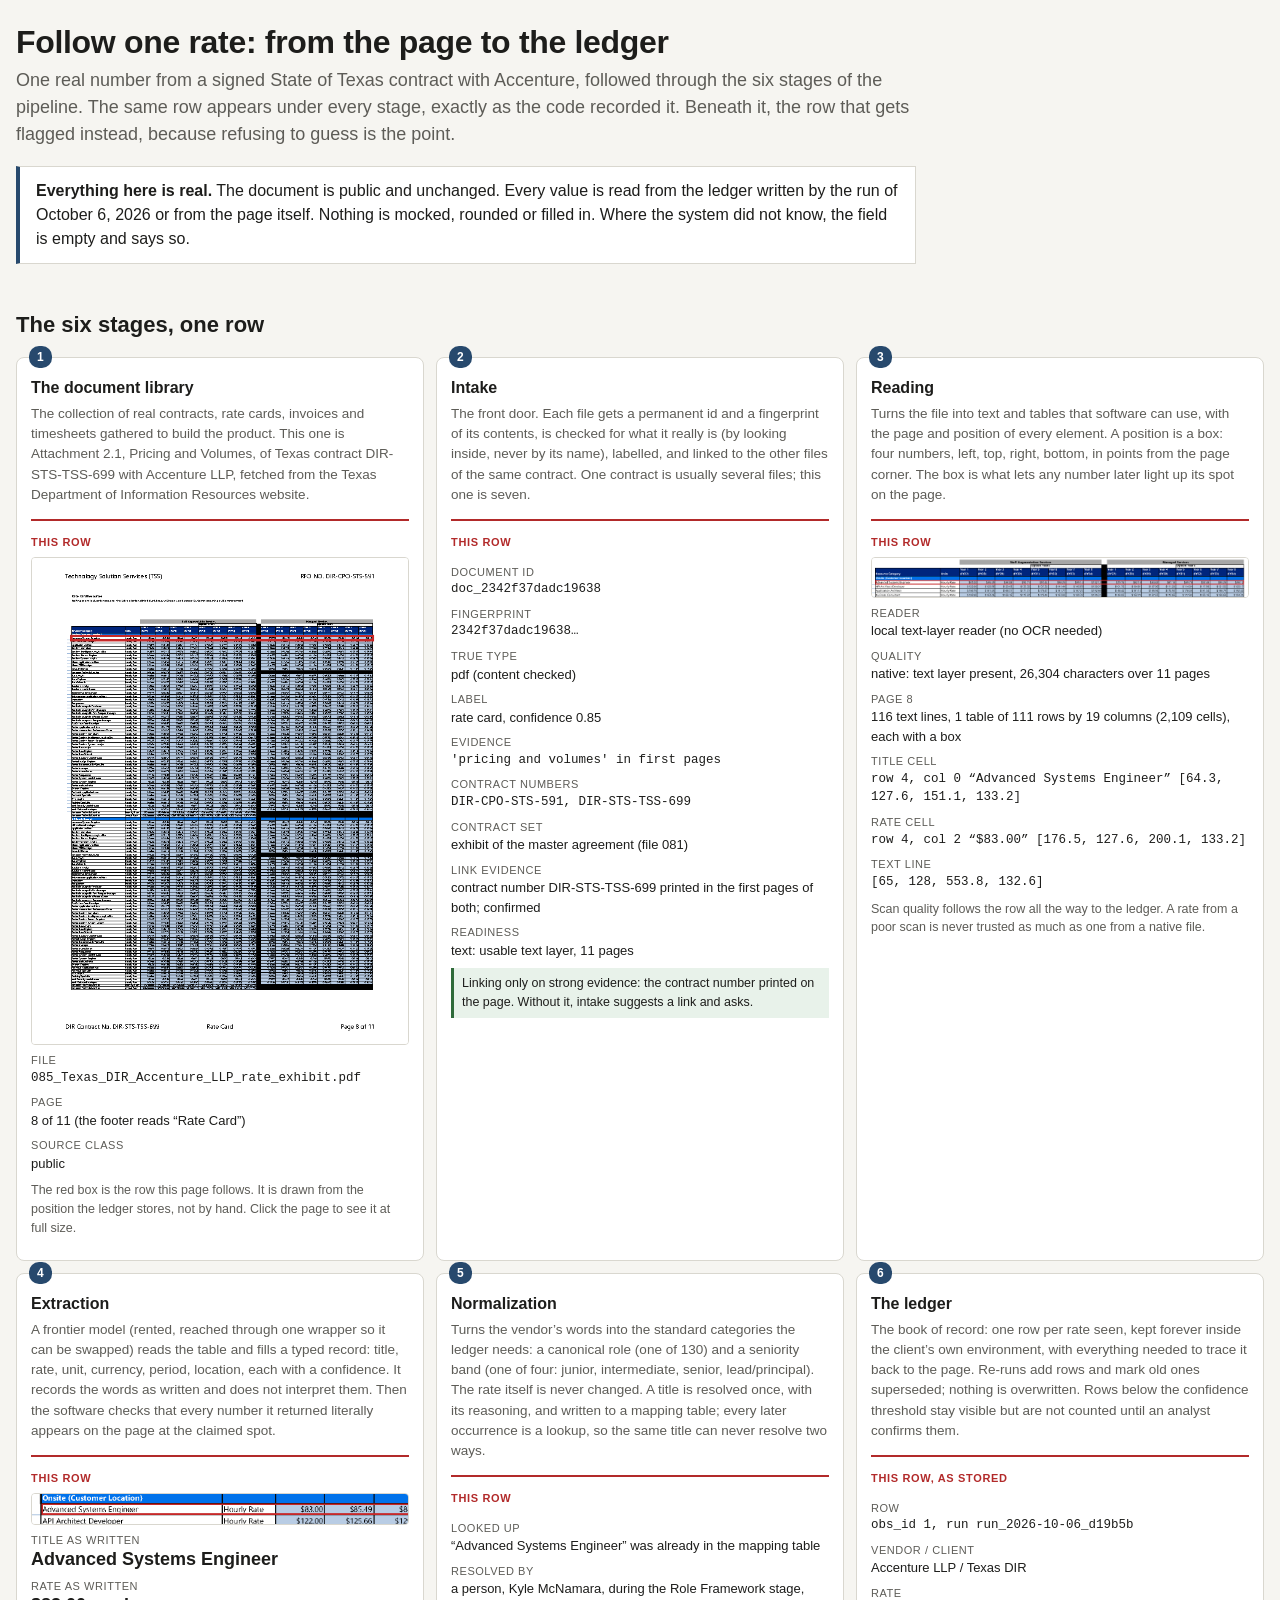
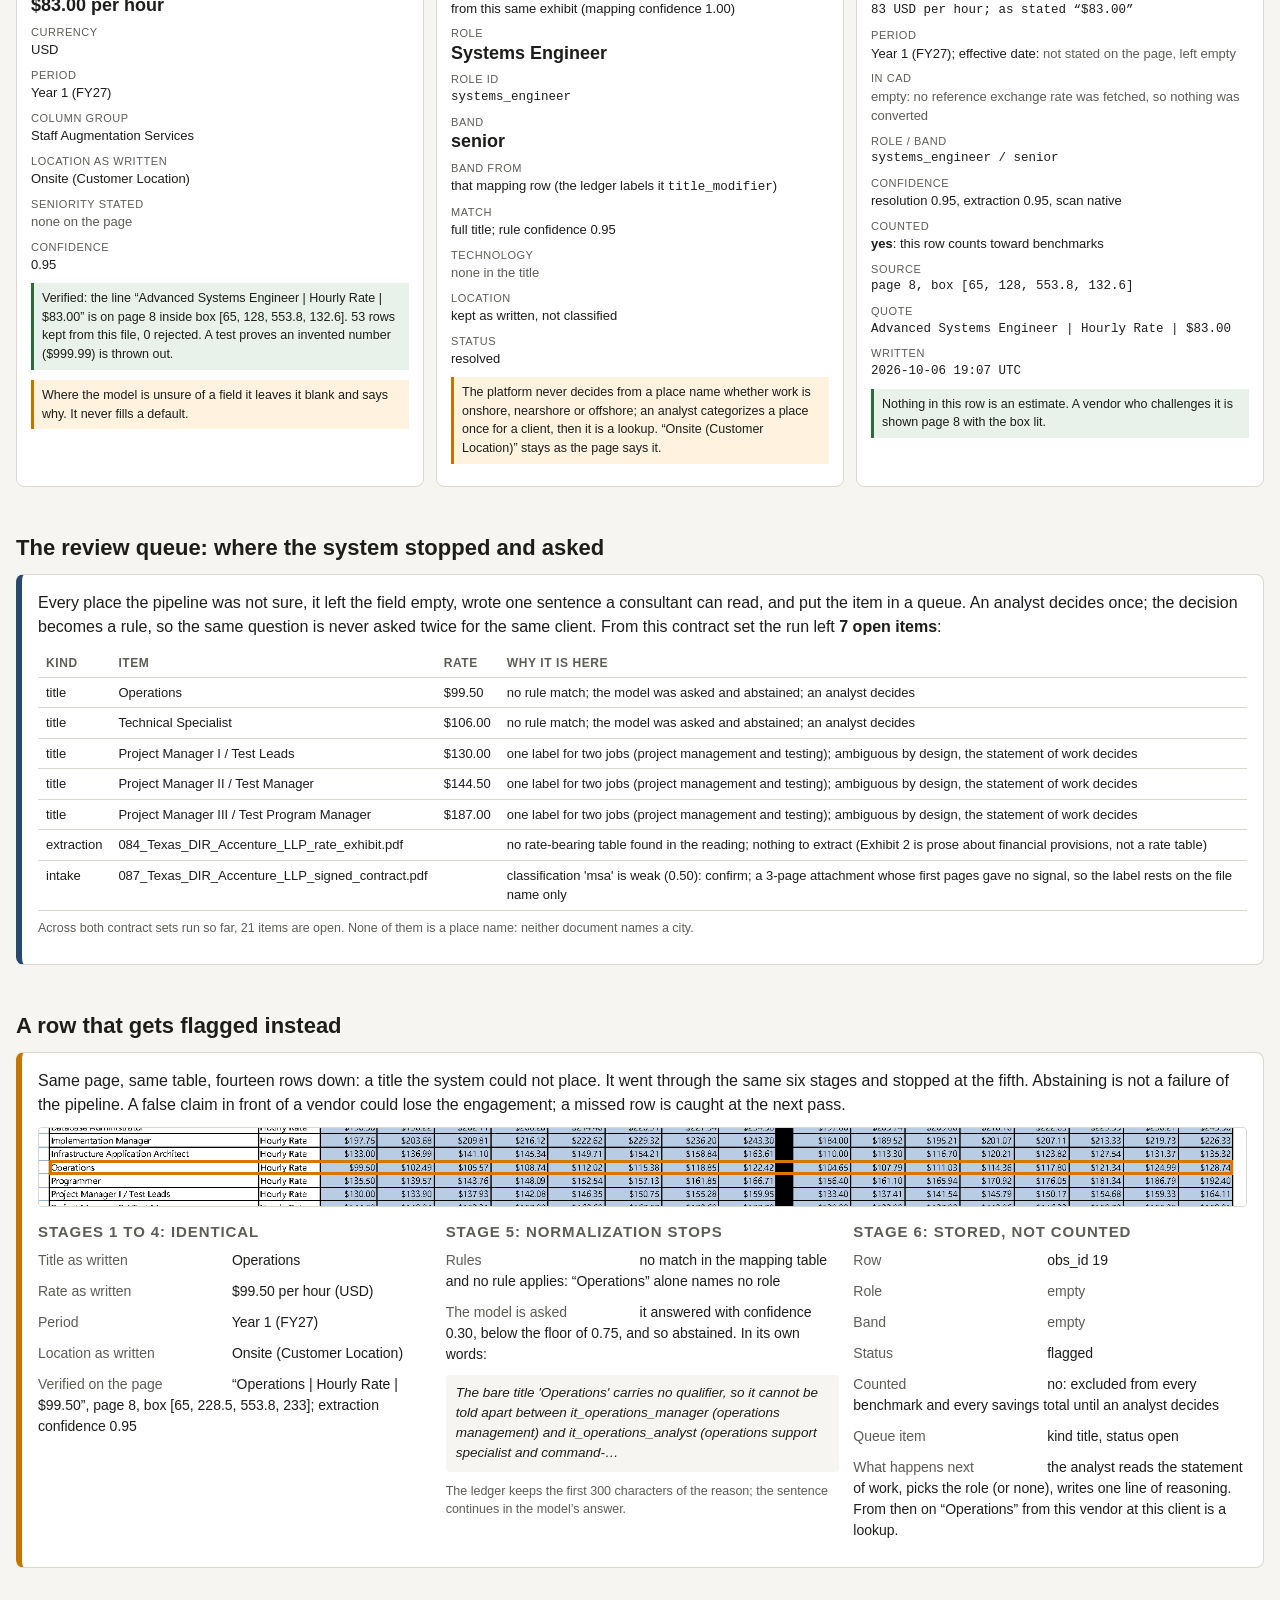
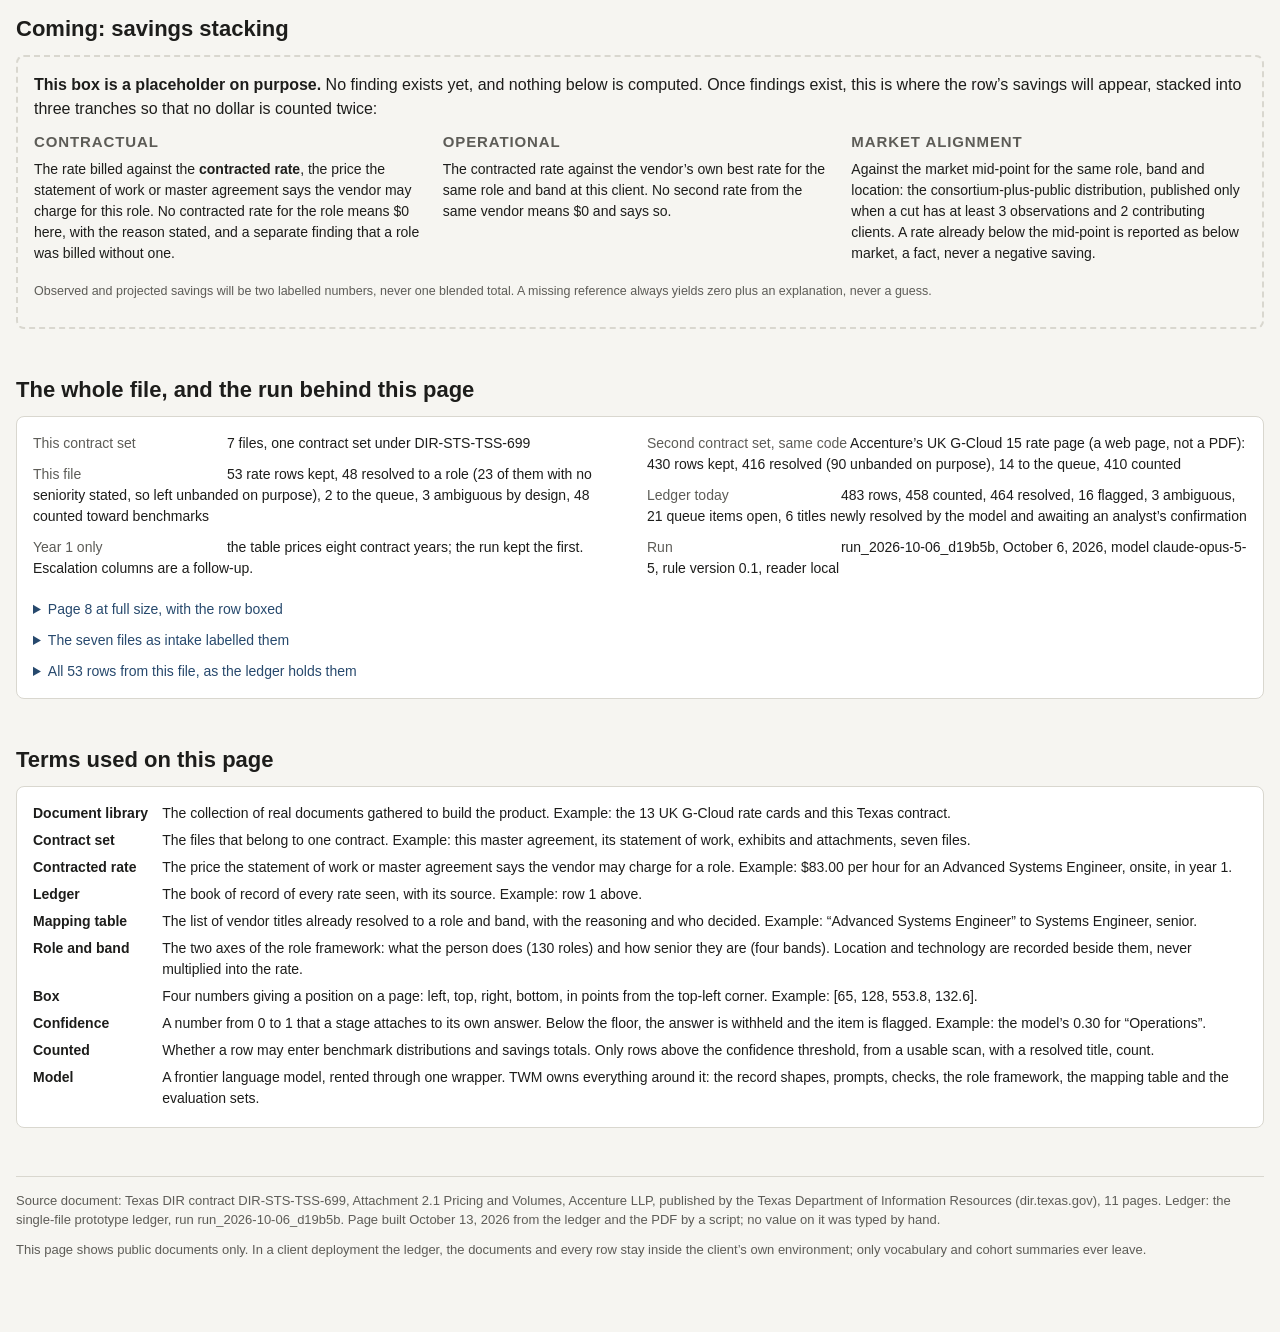
<file: docs/story/follow-one-rate.html>
<!doctype html>
<html lang="en">
<head>
<meta charset="utf-8">
<meta name="viewport" content="width=device-width, initial-scale=1">
<title>Follow one rate</title>
<meta name="description" content="One real rate followed from the page of a signed Texas contract to a row in the ledger, through the six stages of the TWM pipeline, with the row that gets flagged instead.">
<style>
:root {
  --bg: #f6f5f1; --card: #ffffff; --ink: #1d1d1b; --muted: #5d5c57; --line: #d9d7cf;
  --accent: #b22a2a; --accent-soft: #fbe9e9; --amber: #c27600; --amber-soft: #fff3df;
  --green: #2f6b3a; --green-soft: #e8f2ea; --blue: #27496d; --blue-soft: #e8eef6; --mono: ui-monospace, "Cascadia Mono", Consolas, Menlo, monospace;
}
* { box-sizing: border-box; }
html, body { margin: 0; background: var(--bg); color: var(--ink); font: 16px/1.5 -apple-system, "Segoe UI", Roboto, Helvetica, Arial, sans-serif; }
main { max-width: 1800px; margin: 0 auto; padding: 24px 16px 64px; }
h1 { font-size: 32px; line-height: 1.15; margin: 0 0 6px; letter-spacing: -0.01em; }
h2 { font-size: 22px; margin: 44px 0 10px; }
h3 { font-size: 15px; margin: 0 0 6px; text-transform: uppercase; letter-spacing: 0.06em; color: var(--muted); }
p { margin: 0 0 10px; }
.lede { font-size: 18px; color: var(--muted); max-width: 900px; }
.rule { background: var(--card); border: 1px solid var(--line); border-left: 4px solid var(--blue); padding: 12px 16px; margin: 18px 0 0; max-width: 900px; }
.flow { display: grid; grid-template-columns: repeat(6, minmax(0, 1fr)); gap: 12px; margin-top: 16px; }
.stage { background: var(--card); border: 1px solid var(--line); border-radius: 8px; padding: 14px 14px 12px; display: flex; flex-direction: column; min-width: 0; position: relative; }
.stage .n { position: absolute; top: -12px; left: 12px; background: var(--blue); color: #fff; font-size: 12px; font-weight: 700; padding: 2px 8px; border-radius: 10px; }
.stage h3 { color: var(--ink); font-size: 16px; text-transform: none; letter-spacing: 0; margin: 4px 0 4px; }
.stage .what { font-size: 13.5px; color: var(--muted); margin-bottom: 10px; min-height: 0; }
.row { border-top: 2px solid var(--accent); padding-top: 8px; margin-top: 4px; }
.row.flag { border-top-color: var(--amber); }
.row .tag { display: inline-block; font-size: 11px; font-weight: 700; letter-spacing: 0.06em; text-transform: uppercase; color: var(--accent); margin-bottom: 6px; }
.row.flag .tag { color: var(--amber); }
dl { margin: 0; display: grid; grid-template-columns: 1fr; gap: 0; font-size: 13px; }
dt { color: var(--muted); font-size: 11px; text-transform: uppercase; letter-spacing: 0.05em; margin-top: 7px; }
dd { margin: 0; overflow-wrap: anywhere; }
.v { font-family: var(--mono); font-size: 12.5px; }
.big { font-size: 18px; font-weight: 700; line-height: 1.25; }
.img { display: block; width: 100%; height: auto; border: 1px solid var(--line); border-radius: 4px; background: #fff; }
.note { font-size: 12.5px; color: var(--muted); margin-top: 8px; }
.check { font-size: 12.5px; margin-top: 8px; padding: 6px 8px; background: var(--green-soft); border-left: 3px solid var(--green); }
.refuse { font-size: 12.5px; margin-top: 8px; padding: 6px 8px; background: var(--amber-soft); border-left: 3px solid var(--amber); }
table { border-collapse: collapse; width: 100%; font-size: 13px; background: var(--card); }
th, td { text-align: left; padding: 5px 8px; border-bottom: 1px solid var(--line); vertical-align: top; }
th { font-size: 12px; text-transform: uppercase; letter-spacing: 0.05em; color: var(--muted); }
td.num { text-align: right; font-family: var(--mono); white-space: nowrap; }
tr.hl td { background: var(--accent-soft); }
tr.q td { background: var(--amber-soft); }
td.flag { color: var(--amber); }
.strip { background: var(--card); border: 1px solid var(--line); border-radius: 8px; padding: 16px; }
.strip.amber { border-left: 6px solid var(--amber); }
.strip.blue { border-left: 6px solid var(--blue); }
.strip.coming { border: 2px dashed var(--line); background: transparent; }
.cols { display: grid; grid-template-columns: repeat(auto-fit, minmax(260px, 1fr)); gap: 14px; }
.kv { font-size: 14px; }
.kv b { display: inline-block; min-width: 190px; color: var(--muted); font-weight: 500; }
details { margin-top: 10px; }
summary { cursor: pointer; color: var(--blue); font-size: 14px; }
.muted { color: var(--muted); }
.quote { font-style: italic; background: var(--bg); padding: 8px 10px; border-radius: 4px; font-size: 13.5px; }
.terms dt { font-weight: 600; color: var(--ink); font-size: 14px; text-transform: none; letter-spacing: 0; margin-top: 0; }
.terms { grid-template-columns: max-content 1fr; gap: 4px 14px; font-size: 14px; }
.terms dd { margin-bottom: 2px; }
footer { margin-top: 48px; font-size: 13px; color: var(--muted); border-top: 1px solid var(--line); padding-top: 14px; }
@media (max-width: 1500px) { .flow { grid-template-columns: repeat(3, minmax(0, 1fr)); } }
@media (max-width: 980px) { .flow { grid-template-columns: repeat(2, minmax(0, 1fr)); } }
@media (max-width: 640px) { .flow { grid-template-columns: 1fr; } h1 { font-size: 26px; } .kv b { min-width: 0; display: block; } .terms { grid-template-columns: 1fr; } }
@media print { body { background: #fff; } .flow { grid-template-columns: repeat(3, 1fr); } }
</style>
</head>
<body>
<main>
<h1>Follow one rate: from the page to the ledger</h1>
<p class="lede">One real number from a signed State of Texas contract with Accenture, followed through the six stages of the pipeline. The same row appears under every stage, exactly as the code recorded it. Beneath it, the row that gets flagged instead, because refusing to guess is the point.</p>
<div class="rule"><b>Everything here is real.</b> The document is public and unchanged. Every value is read from the ledger written by the run of October 6, 2026 or from the page itself. Nothing is mocked, rounded or filled in. Where the system did not know, the field is empty and says so.</div>

<h2>The six stages, one row</h2>
<div class="flow">

<section class="stage"><span class="n">1</span>
<h3>The document library</h3>
<p class="what">The collection of real contracts, rate cards, invoices and timesheets gathered to build the product. This one is Attachment 2.1, Pricing and Volumes, of Texas contract DIR-STS-TSS-699 with Accenture LLP, fetched from the Texas Department of Information Resources website.</p>
<div class="row"><span class="tag">This row</span>
<a href="#fullpage" title="See the page at full size"><img class="img" alt="Page 8 of the pricing attachment with the Advanced Systems Engineer row boxed in red" src="[data-uri]"></a>
<dl><dt>File</dt><dd class="v">085_Texas_DIR_Accenture_LLP_rate_exhibit.pdf</dd>
<dt>Page</dt><dd>8 of 11 (the footer reads &ldquo;Rate Card&rdquo;)</dd>
<dt>Source class</dt><dd>public</dd></dl>
<p class="note">The red box is the row this page follows. It is drawn from the position the ledger stores, not by hand. Click the page to see it at full size.</p>
</div></section>

<section class="stage"><span class="n">2</span>
<h3>Intake</h3>
<p class="what">The front door. Each file gets a permanent id and a fingerprint of its contents, is checked for what it really is (by looking inside, never by its name), labelled, and linked to the other files of the same contract. One contract is usually several files; this one is seven.</p>
<div class="row"><span class="tag">This row</span>
<dl><dt>Document id</dt><dd class="v">doc_2342f37dadc19638</dd>
<dt>Fingerprint</dt><dd class="v">2342f37dadc19638&hellip;</dd>
<dt>True type</dt><dd>pdf (content checked)</dd>
<dt>Label</dt><dd>rate card, confidence 0.85</dd>
<dt>Evidence</dt><dd class="v">&#x27;pricing and volumes&#x27; in first pages</dd>
<dt>Contract numbers</dt><dd class="v">DIR-CPO-STS-591, DIR-STS-TSS-699</dd>
<dt>Contract set</dt><dd>exhibit of the master agreement (file 081)</dd>
<dt>Link evidence</dt><dd>contract number DIR-STS-TSS-699 printed in the first pages of both; confirmed</dd>
<dt>Readiness</dt><dd>text: usable text layer, 11 pages</dd></dl>
<p class="check">Linking only on strong evidence: the contract number printed on the page. Without it, intake suggests a link and asks.</p>
</div></section>

<section class="stage"><span class="n">3</span>
<h3>Reading</h3>
<p class="what">Turns the file into text and tables that software can use, with the page and position of every element. A position is a box: four numbers, left, top, right, bottom, in points from the page corner. The box is what lets any number later light up its spot on the page.</p>
<div class="row"><span class="tag">This row</span>
<img class="img" alt="The header rows and the Advanced Systems Engineer row of the rate table, enlarged" src="[data-uri]">
<dl><dt>Reader</dt><dd>local text-layer reader (no OCR needed)</dd>
<dt>Quality</dt><dd>native: text layer present, 26,304 characters over 11 pages</dd>
<dt>Page 8</dt><dd>116 text lines, 1 table of 111 rows by 19 columns (2,109 cells), each with a box</dd>
<dt>Title cell</dt><dd class="v">row 4, col 0 &ldquo;Advanced Systems Engineer&rdquo; [64.3, 127.6, 151.1, 133.2]</dd>
<dt>Rate cell</dt><dd class="v">row 4, col 2 &ldquo;$83.00&rdquo; [176.5, 127.6, 200.1, 133.2]</dd>
<dt>Text line</dt><dd class="v">[65, 128, 553.8, 132.6]</dd></dl>
<p class="note">Scan quality follows the row all the way to the ledger. A rate from a poor scan is never trusted as much as one from a native file.</p>
</div></section>

<section class="stage"><span class="n">4</span>
<h3>Extraction</h3>
<p class="what">A frontier model (rented, reached through one wrapper so it can be swapped) reads the table and fills a typed record: title, rate, unit, currency, period, location, each with a confidence. It records the words as written and does not interpret them. Then the software checks that every number it returned literally appears on the page at the claimed spot.</p>
<div class="row"><span class="tag">This row</span>
<img class="img" alt="The title cell and the year-one rate cell, enlarged" src="[data-uri]">
<dl><dt>Title as written</dt><dd class="big">Advanced Systems Engineer</dd>
<dt>Rate as written</dt><dd class="big">$83.00 per hour</dd>
<dt>Currency</dt><dd>USD</dd>
<dt>Period</dt><dd>Year 1 (FY27)</dd>
<dt>Column group</dt><dd>Staff Augmentation Services</dd>
<dt>Location as written</dt><dd>Onsite (Customer Location)</dd>
<dt>Seniority stated</dt><dd class="muted">none on the page</dd>
<dt>Confidence</dt><dd>0.95</dd></dl>
<p class="check">Verified: the line &ldquo;Advanced Systems Engineer | Hourly Rate | $83.00&rdquo; is on page 8 inside box [65, 128, 553.8, 132.6]. 53 rows kept from this file, 0 rejected. A test proves an invented number ($999.99) is thrown out.</p>
<p class="refuse">Where the model is unsure of a field it leaves it blank and says why. It never fills a default.</p>
</div></section>

<section class="stage"><span class="n">5</span>
<h3>Normalization</h3>
<p class="what">Turns the vendor&rsquo;s words into the standard categories the ledger needs: a canonical role (one of 130) and a seniority band (one of four: junior, intermediate, senior, lead/principal). The rate itself is never changed. A title is resolved once, with its reasoning, and written to a mapping table; every later occurrence is a lookup, so the same title can never resolve two ways.</p>
<div class="row"><span class="tag">This row</span>
<dl><dt>Looked up</dt><dd>&ldquo;Advanced Systems Engineer&rdquo; was already in the mapping table</dd>
<dt>Resolved by</dt><dd>a person, Kyle McNamara, during the Role Framework stage, from this same exhibit (mapping confidence 1.00)</dd>
<dt>Role</dt><dd class="big">Systems Engineer</dd>
<dt>Role id</dt><dd class="v">systems_engineer</dd>
<dt>Band</dt><dd class="big">senior</dd>
<dt>Band from</dt><dd>that mapping row (the ledger labels it <span class="v">title_modifier</span>)</dd>
<dt>Match</dt><dd>full title; rule confidence 0.95</dd>
<dt>Technology</dt><dd class="muted">none in the title</dd>
<dt>Location</dt><dd>kept as written, not classified</dd>
<dt>Status</dt><dd>resolved</dd></dl>
<p class="refuse">The platform never decides from a place name whether work is onshore, nearshore or offshore; an analyst categorizes a place once for a client, then it is a lookup. &ldquo;Onsite (Customer Location)&rdquo; stays as the page says it.</p>
</div></section>

<section class="stage"><span class="n">6</span>
<h3>The ledger</h3>
<p class="what">The book of record: one row per rate seen, kept forever inside the client&rsquo;s own environment, with everything needed to trace it back to the page. Re-runs add rows and mark old ones superseded; nothing is overwritten. Rows below the confidence threshold stay visible but are not counted until an analyst confirms them.</p>
<div class="row"><span class="tag">This row, as stored</span>
<dl><dt>Row</dt><dd class="v">obs_id 1, run run_2026-10-06_d19b5b</dd>
<dt>Vendor / client</dt><dd>Accenture LLP / Texas DIR</dd>
<dt>Rate</dt><dd class="v">83 USD per hour; as stated &ldquo;$83.00&rdquo;</dd>
<dt>Period</dt><dd>Year 1 (FY27); effective date: <span class="muted">not stated on the page, left empty</span></dd>
<dt>In CAD</dt><dd><span class="muted">empty: no reference exchange rate was fetched, so nothing was converted</span></dd>
<dt>Role / band</dt><dd class="v">systems_engineer / senior</dd>
<dt>Confidence</dt><dd>resolution 0.95, extraction 0.95, scan native</dd>
<dt>Counted</dt><dd><b>yes</b>: this row counts toward benchmarks</dd>
<dt>Source</dt><dd class="v">page 8, box [65, 128, 553.8, 132.6]</dd>
<dt>Quote</dt><dd class="v">Advanced Systems Engineer | Hourly Rate | $83.00</dd>
<dt>Written</dt><dd class="v">2026-10-06 19:07 UTC</dd></dl>
<p class="check">Nothing in this row is an estimate. A vendor who challenges it is shown page 8 with the box lit.</p>
</div></section>

</div>

<h2>The review queue: where the system stopped and asked</h2>
<div class="strip blue">
<p>Every place the pipeline was not sure, it left the field empty, wrote one sentence a consultant can read, and put the item in a queue. An analyst decides once; the decision becomes a rule, so the same question is never asked twice for the same client. From this contract set the run left <b>7 open items</b>:</p>
<table>
<tr><th>Kind</th><th>Item</th><th>Rate</th><th>Why it is here</th></tr>
<tr><td>title</td><td>Operations</td><td>$99.50</td><td>no rule match; the model was asked and abstained; an analyst decides</td></tr>
<tr><td>title</td><td>Technical Specialist</td><td>$106.00</td><td>no rule match; the model was asked and abstained; an analyst decides</td></tr>
<tr><td>title</td><td>Project Manager I / Test Leads</td><td>$130.00</td><td>one label for two jobs (project management and testing); ambiguous by design, the statement of work decides</td></tr>
<tr><td>title</td><td>Project Manager II / Test Manager</td><td>$144.50</td><td>one label for two jobs (project management and testing); ambiguous by design, the statement of work decides</td></tr>
<tr><td>title</td><td>Project Manager III / Test Program Manager</td><td>$187.00</td><td>one label for two jobs (project management and testing); ambiguous by design, the statement of work decides</td></tr>
<tr><td>extraction</td><td>084_Texas_DIR_Accenture_LLP_rate_exhibit.pdf</td><td></td><td>no rate-bearing table found in the reading; nothing to extract (Exhibit 2 is prose about financial provisions, not a rate table)</td></tr>
<tr><td>intake</td><td>087_Texas_DIR_Accenture_LLP_signed_contract.pdf</td><td></td><td>classification &#x27;msa&#x27; is weak (0.50): confirm; a 3-page attachment whose first pages gave no signal, so the label rests on the file name only</td></tr>
</table>
<p class="note">Across both contract sets run so far, 21 items are open. None of them is a place name: neither document names a city.</p>
</div>

<h2>A row that gets flagged instead</h2>
<div class="strip amber">
<p>Same page, same table, fourteen rows down: a title the system could not place. It went through the same six stages and stopped at the fifth. Abstaining is not a failure of the pipeline. A false claim in front of a vendor could lose the engagement; a missed row is caught at the next pass.</p>
<img class="img" alt="The Operations row of the same rate table, boxed in amber" src="[data-uri]" style="margin: 10px 0 14px;">
<div class="cols">
<div class="kv"><h3>Stages 1 to 4: identical</h3>
<p><b>Title as written</b> Operations</p>
<p><b>Rate as written</b> $99.50 per hour (USD)</p>
<p><b>Period</b> Year 1 (FY27)</p>
<p><b>Location as written</b> Onsite (Customer Location)</p>
<p><b>Verified on the page</b> &ldquo;Operations | Hourly Rate | $99.50&rdquo;, page 8, box [65, 228.5, 553.8, 233]; extraction confidence 0.95</p>
</div>
<div class="kv"><h3>Stage 5: normalization stops</h3>
<p><b>Rules</b> no match in the mapping table and no rule applies: &ldquo;Operations&rdquo; alone names no role</p>
<p><b>The model is asked</b> it answered with confidence 0.30, below the floor of 0.75, and so abstained. In its own words:</p>
<p class="quote">The bare title &#x27;Operations&#x27; carries no qualifier, so it cannot be told apart between it_operations_manager (operations management) and it_operations_analyst (operations support specialist and command-&hellip;</p>
<p class="muted" style="font-size:12.5px">The ledger keeps the first 300 characters of the reason; the sentence continues in the model&rsquo;s answer.</p>
</div>
<div class="kv"><h3>Stage 6: stored, not counted</h3>
<p><b>Row</b> obs_id 19</p>
<p><b>Role</b> <span class="muted">empty</span></p>
<p><b>Band</b> <span class="muted">empty</span></p>
<p><b>Status</b> flagged</p>
<p><b>Counted</b> no: excluded from every benchmark and every savings total until an analyst decides</p>
<p><b>Queue item</b> kind title, status open</p>
<p><b>What happens next</b> the analyst reads the statement of work, picks the role (or none), writes one line of reasoning. From then on &ldquo;Operations&rdquo; from this vendor at this client is a lookup.</p>
</div>
</div>
</div>

<h2>Coming: savings stacking</h2>
<div class="strip coming">
<p><b>This box is a placeholder on purpose.</b> No finding exists yet, and nothing below is computed. Once findings exist, this is where the row&rsquo;s savings will appear, stacked into three tranches so that no dollar is counted twice:</p>
<div class="cols">
<div class="kv"><h3>Contractual</h3><p>The rate billed against the <strong>contracted rate</strong>, the price the statement of work or master agreement says the vendor may charge for this role. No contracted rate for the role means $0 here, with the reason stated, and a separate finding that a role was billed without one.</p></div>
<div class="kv"><h3>Operational</h3><p>The contracted rate against the vendor&rsquo;s own best rate for the same role and band at this client. No second rate from the same vendor means $0 and says so.</p></div>
<div class="kv"><h3>Market alignment</h3><p>Against the market mid-point for the same role, band and location: the consortium-plus-public distribution, published only when a cut has at least 3 observations and 2 contributing clients. A rate already below the mid-point is reported as below market, a fact, never a negative saving.</p></div>
</div>
<p class="note">Observed and projected savings will be two labelled numbers, never one blended total. A missing reference always yields zero plus an explanation, never a guess.</p>
</div>

<h2>The whole file, and the run behind this page</h2>
<div class="strip">
<div class="cols">
<div class="kv">
<p><b>This contract set</b> 7 files, one contract set under DIR-STS-TSS-699</p>
<p><b>This file</b> 53 rate rows kept, 48 resolved to a role (23 of them with no seniority stated, so left unbanded on purpose), 2 to the queue, 3 ambiguous by design, 48 counted toward benchmarks</p>
<p><b>Year 1 only</b> the table prices eight contract years; the run kept the first. Escalation columns are a follow-up.</p>
</div>
<div class="kv">
<p><b>Second contract set, same code</b> Accenture&rsquo;s UK G-Cloud 15 rate page (a web page, not a PDF): 430 rows kept, 416 resolved (90 unbanded on purpose), 14 to the queue, 410 counted</p>
<p><b>Ledger today</b> 483 rows, 458 counted, 464 resolved, 16 flagged, 3 ambiguous, 21 queue items open, 6 titles newly resolved by the model and awaiting an analyst&rsquo;s confirmation</p>
<p><b>Run</b> run_2026-10-06_d19b5b, October 6, 2026, model claude-opus-5-5, rule version 0.1, reader local</p>
</div>
</div>
<details id="fullpage"><summary>Page 8 at full size, with the row boxed</summary>
<img class="img" alt="Page 8 of the pricing attachment at full size" src="[data-uri]" style="max-width: 1000px; margin-top: 8px;">
</details>
<details><summary>The seven files as intake labelled them</summary>
<table>
<tr><th>File</th><th>Label (confidence)</th><th>Pages</th><th>Link</th><th>Flag</th></tr>
<tr><td>081_Texas_DIR_Accenture_LLP_signed_contract.pdf</td><td>master agreement (0.85)</td><td>110</td><td>the root: the master agreement itself</td><td class="flag"></td></tr>
<tr><td>082_Texas_DIR_Accenture_LLP_signed_contract.pdf</td><td>solicitation (0.80)</td><td>31</td><td>exhibit of the master agreement</td><td class="flag"></td></tr>
<tr><td>083_Texas_DIR_Accenture_LLP_SOW.pdf</td><td>statement of work (0.85)</td><td>191</td><td>statement of work under the master agreement</td><td class="flag"></td></tr>
<tr><td>084_Texas_DIR_Accenture_LLP_rate_exhibit.pdf</td><td>rate card (0.85)</td><td>25</td><td>exhibit of the master agreement</td><td class="flag"></td></tr>
<tr class="hl"><td>085_Texas_DIR_Accenture_LLP_rate_exhibit.pdf</td><td>rate card (0.85)</td><td>11</td><td>exhibit of the master agreement</td><td class="flag"></td></tr>
<tr><td>086_Texas_DIR_Accenture_LLP_signed_contract.pdf</td><td>service-level definitions (0.80)</td><td>33</td><td>exhibit of the master agreement</td><td class="flag"></td></tr>
<tr><td>087_Texas_DIR_Accenture_LLP_signed_contract.pdf</td><td>master agreement (0.50)</td><td>3</td><td>exhibit of the master agreement</td><td class="flag">classification &#x27;msa&#x27; is weak (0.50): confirm</td></tr>
</table>
<p class="note">Two labels differ from what a person would write. File 084 is Exhibit 2, Financial Provisions; intake called it a rate card from the words &ldquo;rate card services&rdquo; in its table of contents, and extraction then found no rate table in it and said so. File 087 is a 3-page key-personnel attachment; intake could only fall back on the file name and flagged its own label as weak. Both are in the queue above.</p>
</details>
<details><summary>All 53 rows from this file, as the ledger holds them</summary>
<table>
<tr><th>Row</th><th>Title as written</th><th>Rate</th><th>Role</th><th>Band</th><th>Status</th><th>Counted</th></tr>
<tr class="hl"><td>1</td><td>Advanced Systems Engineer</td><td class="num">$83.00</td><td>systems_engineer</td><td>senior</td><td>resolved</td><td>yes</td></tr>
<tr class=""><td>2</td><td>API Architect Developer</td><td class="num">$122.00</td><td>integration_developer</td><td>senior</td><td>resolved</td><td>yes</td></tr>
<tr class=""><td>3</td><td>Application Architect</td><td class="num">$156.75</td><td>application_architect</td><td>unbanded</td><td>resolved</td><td>yes</td></tr>
<tr class=""><td>4</td><td>Business Consultant</td><td class="num">$158.50</td><td>management_consultant</td><td>unbanded</td><td>resolved</td><td>yes</td></tr>
<tr class=""><td>5</td><td>Business Intelligence Analyst (BIA)</td><td class="num">$146.75</td><td>business_intelligence_analyst</td><td>unbanded</td><td>resolved</td><td>yes</td></tr>
<tr class=""><td>6</td><td>Business Process Engineer</td><td class="num">$120.00</td><td>business_process_analyst</td><td>unbanded</td><td>resolved</td><td>yes</td></tr>
<tr class=""><td>7</td><td>Business Systems Analyst</td><td class="num">$158.50</td><td>business_analyst</td><td>unbanded</td><td>resolved</td><td>yes</td></tr>
<tr class=""><td>8</td><td>Cloud Application Architect</td><td class="num">$133.00</td><td>cloud_architect</td><td>unbanded</td><td>resolved</td><td>yes</td></tr>
<tr class=""><td>9</td><td>Cloud ERP Developer</td><td class="num">$122.00</td><td>packaged_application_developer</td><td>unbanded</td><td>resolved</td><td>yes</td></tr>
<tr class=""><td>10</td><td>Creative Director</td><td class="num">$106.00</td><td>graphic_designer</td><td>lead_principal</td><td>resolved</td><td>yes</td></tr>
<tr class=""><td>11</td><td>Customer Technical Advisor</td><td class="num">$193.00</td><td>technology_consultant</td><td>unbanded</td><td>resolved</td><td>yes</td></tr>
<tr class=""><td>12</td><td>Data Analyst</td><td class="num">$106.00</td><td>data_analyst</td><td>unbanded</td><td>resolved</td><td>yes</td></tr>
<tr class=""><td>13</td><td>Data Engineer</td><td class="num">$147.25</td><td>data_engineer</td><td>unbanded</td><td>resolved</td><td>yes</td></tr>
<tr class=""><td>14</td><td>Data Scientist</td><td class="num">$119.00</td><td>data_scientist</td><td>unbanded</td><td>resolved</td><td>yes</td></tr>
<tr class=""><td>15</td><td>Database Analyst</td><td class="num">$165.00</td><td>database_analyst</td><td>unbanded</td><td>resolved</td><td>yes</td></tr>
<tr class=""><td>16</td><td>Database Administrator</td><td class="num">$190.50</td><td>database_administrator</td><td>unbanded</td><td>resolved</td><td>yes</td></tr>
<tr class=""><td>17</td><td>Implementation Manager</td><td class="num">$197.75</td><td>project_manager</td><td>senior</td><td>resolved</td><td>yes</td></tr>
<tr class=""><td>18</td><td>Infrastructure Application Architect</td><td class="num">$133.00</td><td>infrastructure_architect</td><td>unbanded</td><td>resolved</td><td>yes</td></tr>
<tr class="q"><td>19</td><td>Operations</td><td class="num">$99.50</td><td></td><td></td><td>flagged</td><td>no</td></tr>
<tr class=""><td>20</td><td>Programmer</td><td class="num">$135.50</td><td>software_developer</td><td>unbanded</td><td>resolved</td><td>yes</td></tr>
<tr class="q"><td>21</td><td>Project Manager I / Test Leads</td><td class="num">$130.00</td><td></td><td>junior</td><td>ambiguous</td><td>no</td></tr>
<tr class="q"><td>22</td><td>Project Manager II / Test Manager</td><td class="num">$144.50</td><td></td><td>intermediate</td><td>ambiguous</td><td>no</td></tr>
<tr class="q"><td>23</td><td>Project Manager III / Test Program Manager</td><td class="num">$187.00</td><td></td><td>senior</td><td>ambiguous</td><td>no</td></tr>
<tr class=""><td>24</td><td>Project Manager IV / Product Owner</td><td class="num">$183.25</td><td>project_manager</td><td>senior</td><td>resolved</td><td>yes</td></tr>
<tr class=""><td>25</td><td>Project Manager V / Program Manager</td><td class="num">$255.00</td><td>program_manager</td><td>lead_principal</td><td>resolved</td><td>yes</td></tr>
<tr class=""><td>26</td><td>SaaS / Low Code Developer</td><td class="num">$189.00</td><td>software_developer</td><td>unbanded</td><td>resolved</td><td>yes</td></tr>
<tr class=""><td>27</td><td>Senior Application Architect</td><td class="num">$225.00</td><td>application_architect</td><td>senior</td><td>resolved</td><td>yes</td></tr>
<tr class=""><td>28</td><td>Senior Automation / Performance Tester</td><td class="num">$129.00</td><td>test_automation_engineer</td><td>senior</td><td>resolved</td><td>yes</td></tr>
<tr class=""><td>29</td><td>Senior Business Consultant</td><td class="num">$165.00</td><td>management_consultant</td><td>senior</td><td>resolved</td><td>yes</td></tr>
<tr class=""><td>30</td><td>Senior Business Intelligence Analyst (BIA)</td><td class="num">$164.00</td><td>business_intelligence_analyst</td><td>senior</td><td>resolved</td><td>yes</td></tr>
<tr class=""><td>31</td><td>Senior Business Process Engineer</td><td class="num">$133.25</td><td>business_process_analyst</td><td>senior</td><td>resolved</td><td>yes</td></tr>
<tr class=""><td>32</td><td>Senior Business Systems Analyst</td><td class="num">$170.50</td><td>business_analyst</td><td>senior</td><td>resolved</td><td>yes</td></tr>
<tr class=""><td>33</td><td>Senior Data Analyst</td><td class="num">$122.00</td><td>data_analyst</td><td>senior</td><td>resolved</td><td>yes</td></tr>
<tr class=""><td>34</td><td>Senior Data Engineer</td><td class="num">$163.25</td><td>data_engineer</td><td>senior</td><td>resolved</td><td>yes</td></tr>
<tr class=""><td>35</td><td>Senior Data Scientist</td><td class="num">$124.00</td><td>data_scientist</td><td>senior</td><td>resolved</td><td>yes</td></tr>
<tr class=""><td>36</td><td>Senior Database Administrator</td><td class="num">$237.25</td><td>database_administrator</td><td>senior</td><td>resolved</td><td>yes</td></tr>
<tr class=""><td>37</td><td>Senior DevOps Engineer</td><td class="num">$149.00</td><td>devops_engineer</td><td>senior</td><td>resolved</td><td>yes</td></tr>
<tr class=""><td>38</td><td>Senior Documentation Specialist</td><td class="num">$106.00</td><td>technical_writer</td><td>senior</td><td>resolved</td><td>yes</td></tr>
<tr class=""><td>39</td><td>Senior Manager</td><td class="num">$175.00</td><td>technology_consultant</td><td>lead_principal</td><td>resolved</td><td>yes</td></tr>
<tr class=""><td>40</td><td>Senior Manual tester</td><td class="num">$99.75</td><td>test_analyst</td><td>senior</td><td>resolved</td><td>yes</td></tr>
<tr class=""><td>41</td><td>Senior Programmer</td><td class="num">$171.50</td><td>software_developer</td><td>senior</td><td>resolved</td><td>yes</td></tr>
<tr class=""><td>42</td><td>Senior Systems Administrator</td><td class="num">$139.75</td><td>systems_administrator</td><td>senior</td><td>resolved</td><td>yes</td></tr>
<tr class=""><td>43</td><td>Senior Systems Engineer</td><td class="num">$83.00</td><td>systems_engineer</td><td>senior</td><td>resolved</td><td>yes</td></tr>
<tr class=""><td>44</td><td>Senior Web Architect</td><td class="num">$122.00</td><td>application_architect</td><td>senior</td><td>resolved</td><td>yes</td></tr>
<tr class=""><td>45</td><td>Systems Engineer</td><td class="num">$98.50</td><td>systems_engineer</td><td>unbanded</td><td>resolved</td><td>yes</td></tr>
<tr class=""><td>46</td><td>Technical Application Lead</td><td class="num">$189.00</td><td>software_developer</td><td>lead_principal</td><td>resolved</td><td>yes</td></tr>
<tr class="q"><td>47</td><td>Technical Specialist</td><td class="num">$106.00</td><td></td><td></td><td>flagged</td><td>no</td></tr>
<tr class=""><td>48</td><td>Test Analyst</td><td class="num">$106.00</td><td>test_analyst</td><td>unbanded</td><td>resolved</td><td>yes</td></tr>
<tr class=""><td>49</td><td>Training Specialist</td><td class="num">$106.00</td><td>it_trainer</td><td>unbanded</td><td>resolved</td><td>yes</td></tr>
<tr class=""><td>50</td><td>Web Security Administrator</td><td class="num">$83.00</td><td>security_administrator</td><td>unbanded</td><td>resolved</td><td>yes</td></tr>
<tr class=""><td>51</td><td>Web Software Developer</td><td class="num">$123.50</td><td>web_developer</td><td>unbanded</td><td>resolved</td><td>yes</td></tr>
<tr class=""><td>52</td><td>Customer Technical Advisor</td><td class="num">$32,000.00</td><td>technology_consultant</td><td>unbanded</td><td>resolved</td><td>yes</td></tr>
<tr class=""><td>53</td><td>Customer Technical Advisor</td><td class="num">$384,000.00</td><td>technology_consultant</td><td>unbanded</td><td>resolved</td><td>yes</td></tr>
</table>
<p class="note">Rows 52 and 53 are the same title priced per month and per year on the page; they are stored as stated, per month and per year, never converted to an hourly figure.</p>
</details>
</div>

<h2>Terms used on this page</h2>
<div class="strip">
<dl class="terms">
<dt>Document library</dt><dd>The collection of real documents gathered to build the product. Example: the 13 UK G-Cloud rate cards and this Texas contract.</dd>
<dt>Contract set</dt><dd>The files that belong to one contract. Example: this master agreement, its statement of work, exhibits and attachments, seven files.</dd>
<dt>Contracted rate</dt><dd>The price the statement of work or master agreement says the vendor may charge for a role. Example: $83.00 per hour for an Advanced Systems Engineer, onsite, in year 1.</dd>
<dt>Ledger</dt><dd>The book of record of every rate seen, with its source. Example: row 1 above.</dd>
<dt>Mapping table</dt><dd>The list of vendor titles already resolved to a role and band, with the reasoning and who decided. Example: &ldquo;Advanced Systems Engineer&rdquo; to Systems Engineer, senior.</dd>
<dt>Role and band</dt><dd>The two axes of the role framework: what the person does (130 roles) and how senior they are (four bands). Location and technology are recorded beside them, never multiplied into the rate.</dd>
<dt>Box</dt><dd>Four numbers giving a position on a page: left, top, right, bottom, in points from the top-left corner. Example: [65, 128, 553.8, 132.6].</dd>
<dt>Confidence</dt><dd>A number from 0 to 1 that a stage attaches to its own answer. Below the floor, the answer is withheld and the item is flagged. Example: the model&rsquo;s 0.30 for &ldquo;Operations&rdquo;.</dd>
<dt>Counted</dt><dd>Whether a row may enter benchmark distributions and savings totals. Only rows above the confidence threshold, from a usable scan, with a resolved title, count.</dd>
<dt>Model</dt><dd>A frontier language model, rented through one wrapper. TWM owns everything around it: the record shapes, prompts, checks, the role framework, the mapping table and the evaluation sets.</dd>
</dl>
</div>

<footer>
<p>Source document: Texas DIR contract DIR-STS-TSS-699, Attachment 2.1 Pricing and Volumes, Accenture LLP, published by the Texas Department of Information Resources (dir.texas.gov), 11 pages. Ledger: the single-file prototype ledger, run run_2026-10-06_d19b5b. Page built October 13, 2026 from the ledger and the PDF by a script; no value on it was typed by hand.</p>
<p>This page shows public documents only. In a client deployment the ledger, the documents and every row stay inside the client&rsquo;s own environment; only vocabulary and cohort summaries ever leave.</p>
</footer>
</main>
</body>
</html>
</file>
